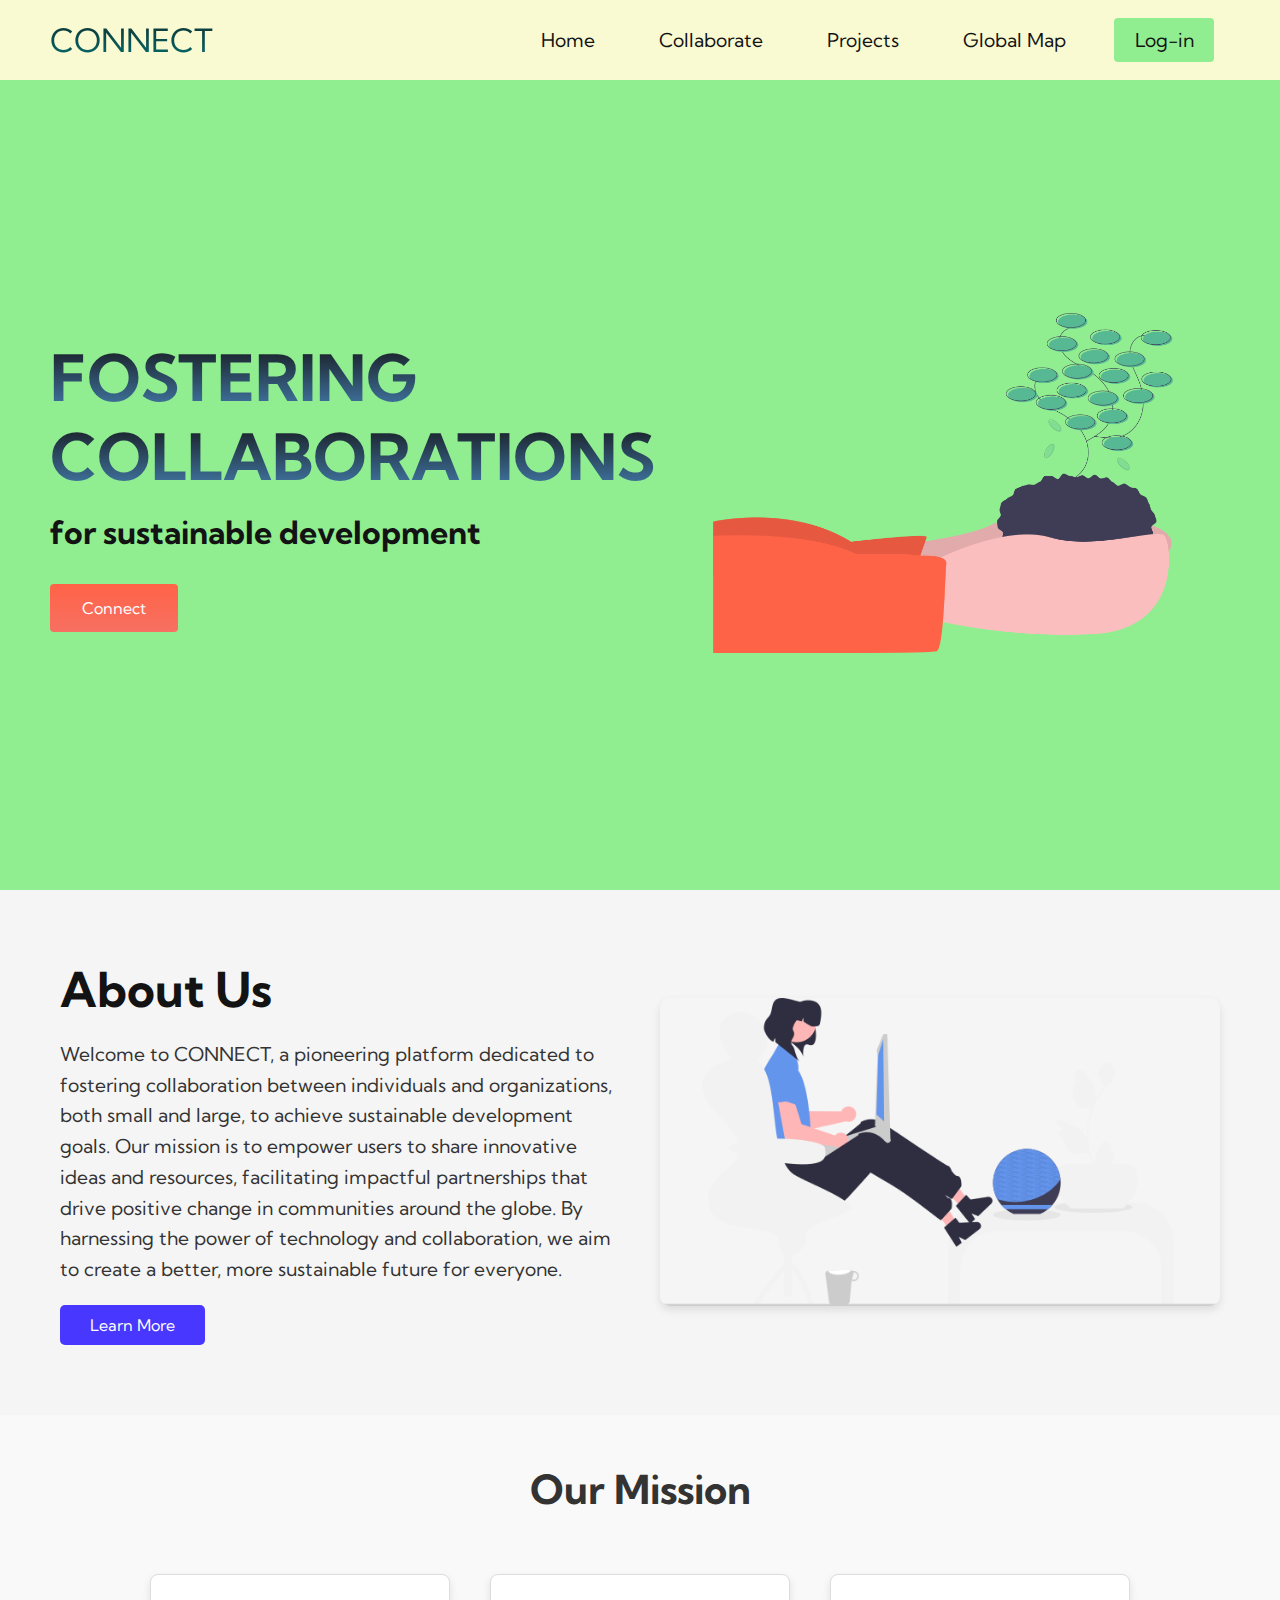
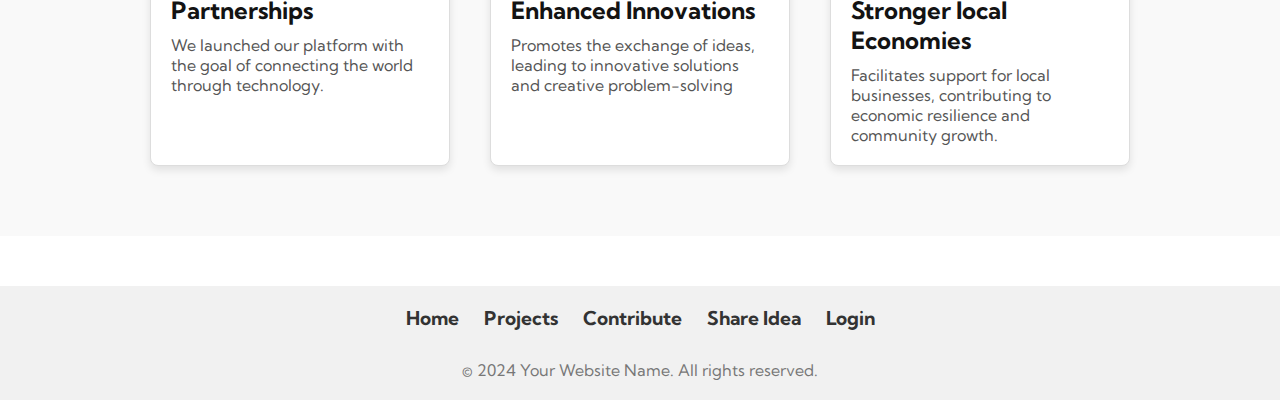
<file: index.html>
<!DOCTYPE html>
<html lang="en">
<head>
    <meta charset="UTF-8">
    <meta name="viewport" content="width=device-width, initial-scale=1.0">
    <title>Connect Website</title>
    <link rel="stylesheet" href="styles.css">
    <link rel="preconnect" href="https://fonts.googleapis.com">
<link rel="preconnect" href="https://fonts.gstatic.com" crossorigin>
<link href="https://fonts.googleapis.com/css2?family=Kumbh+Sans:wght@100..900&display=swap" rel="stylesheet"
/>
</head>
<body>
    <!--Navbar section-->
   <nav class="navbar">
    <div class="navbar__container">
        <a href="/" id="navbar__logo">CONNECT</a>
        <div class="navbar__toggle" id="mobile-menu">
            <span class="bar"></span>
            <span class="bar"></span>
            <span class="bar"></span>
        </div>
        <ul class="navbar__menu">
            <li class="navbar__item">
                <a href="./index.html" class="navbar__links">
                    Home
                </a>
            </li>
            <li class="navbar__item">
                <a href="./Collaborate.html" class="navbar__links">
                    Collaborate
                </a>
            </li>
            <li class="navbar__item">
                <a href="./Projects.html" class="navbar__links">
                    Projects
                </a>
            </li>
            <li class="navbar__item">
                <a href="./GlobalMap.html" class="navbar__links">
                    Global Map
                </a>
            </li>
            <li class="navbar__btn">
                <a href="./Login.html" class="button">
                    Log-in
                </a>
            </li>
        </ul>
        
    </div>
   </nav>
   <!--Hero section-->
   <div class="main">
    <div class="main__container">
        <div class="main__content">
            <h1>FOSTERING</h1>
            <h2>COLLABORATIONS</h2>
            <p>for sustainable development</p>
            <button class="main__btn">
                <a href="./Collaborate.html">Connect</a>
            </button>
        </div>
        <div class="main__img--container">
            <img src="./pic7.png" alt="pic" id="main__img">
        </div>
    </div>
   </div>

   <!-- About Us Section -->
<div class="about-us">
    <div class="about-us__container">
        <div class="about-us__content">
            <h1>About Us</h1>
            <p class="about-us__text">
                Welcome to CONNECT, a pioneering platform dedicated to fostering collaboration
                between individuals and organizations, both small and large, to achieve 
                sustainable development goals. Our mission is to empower users to share
                innovative ideas and resources, facilitating impactful partnerships that
                drive positive change in communities around the globe. By harnessing the
                power of technology and collaboration, we aim to create a better, more sustainable 
                future for everyone.
            </p>
            <a href="#" class="about-us__btn">Learn More</a>
        </div>
        <div class="about-us__img-container">
            <img src="./pic6.png" alt="About Us Image" class="about-us__img">
        </div>
    </div>
</div>


   <!-- Milestones Section -->
<div class="milestones">
    <h1 class="milestones__title">Our Mission</h1>
    <div class="milestones__container">
        <!-- Milestone 1 -->
        <div class="milestone__card">
            <h2>Partnerships</h2>
            <p>We launched our platform with the goal of connecting the world through technology.</p>
        </div>
        <!-- Milestone 2 -->
        <div class="milestone__card">
            <h2>Enhanced Innovations</h2>
            <p>Promotes the exchange of ideas, leading to innovative
               solutions and creative problem-solving</p>
        </div>
        <!-- Milestone 3 -->
        <div class="milestone__card">
            <h2>Stronger local Economies</h2>
            <p>Facilitates support for local businesses, contributing
               to economic resilience and community growth.
            </p>
        </div>
        <!-- Add more milestones here -->
    </div>
</div>

<!--footer-->
<footer class="footer">
    <div class="footer-container">
        <!-- Navigation links -->
        <div class="footer-nav">
            <ul class="footer-menu">
                <li><a href="./index.html">Home</a></li>
                <!-- <li><a href="about.html">About Us</a></li> -->
                <li><a href="./Projects.html">Projects</a></li>
                <!-- <li><a href="milestones.html">Milestones</a></li> -->
                <!-- <li><a href="contact.html">Contact Us</a></li> -->
                <li><a href="./fund.html">Contribute</a></li> <!-- New Link -->
                <li><a href="./idea.html">Share Idea</a></li> <!-- New Link -->
                <li><a href="login.html">Login</a></li>
            </ul>
        </div>

        <!-- Copyright Information -->
        <div class="footer-copyright">
            <p>&copy; 2024 Your Website Name. All rights reserved.</p>
        </div>
    </div>
</footer>

   <script src="app.js"></script>   
</body>
</html>
</file>
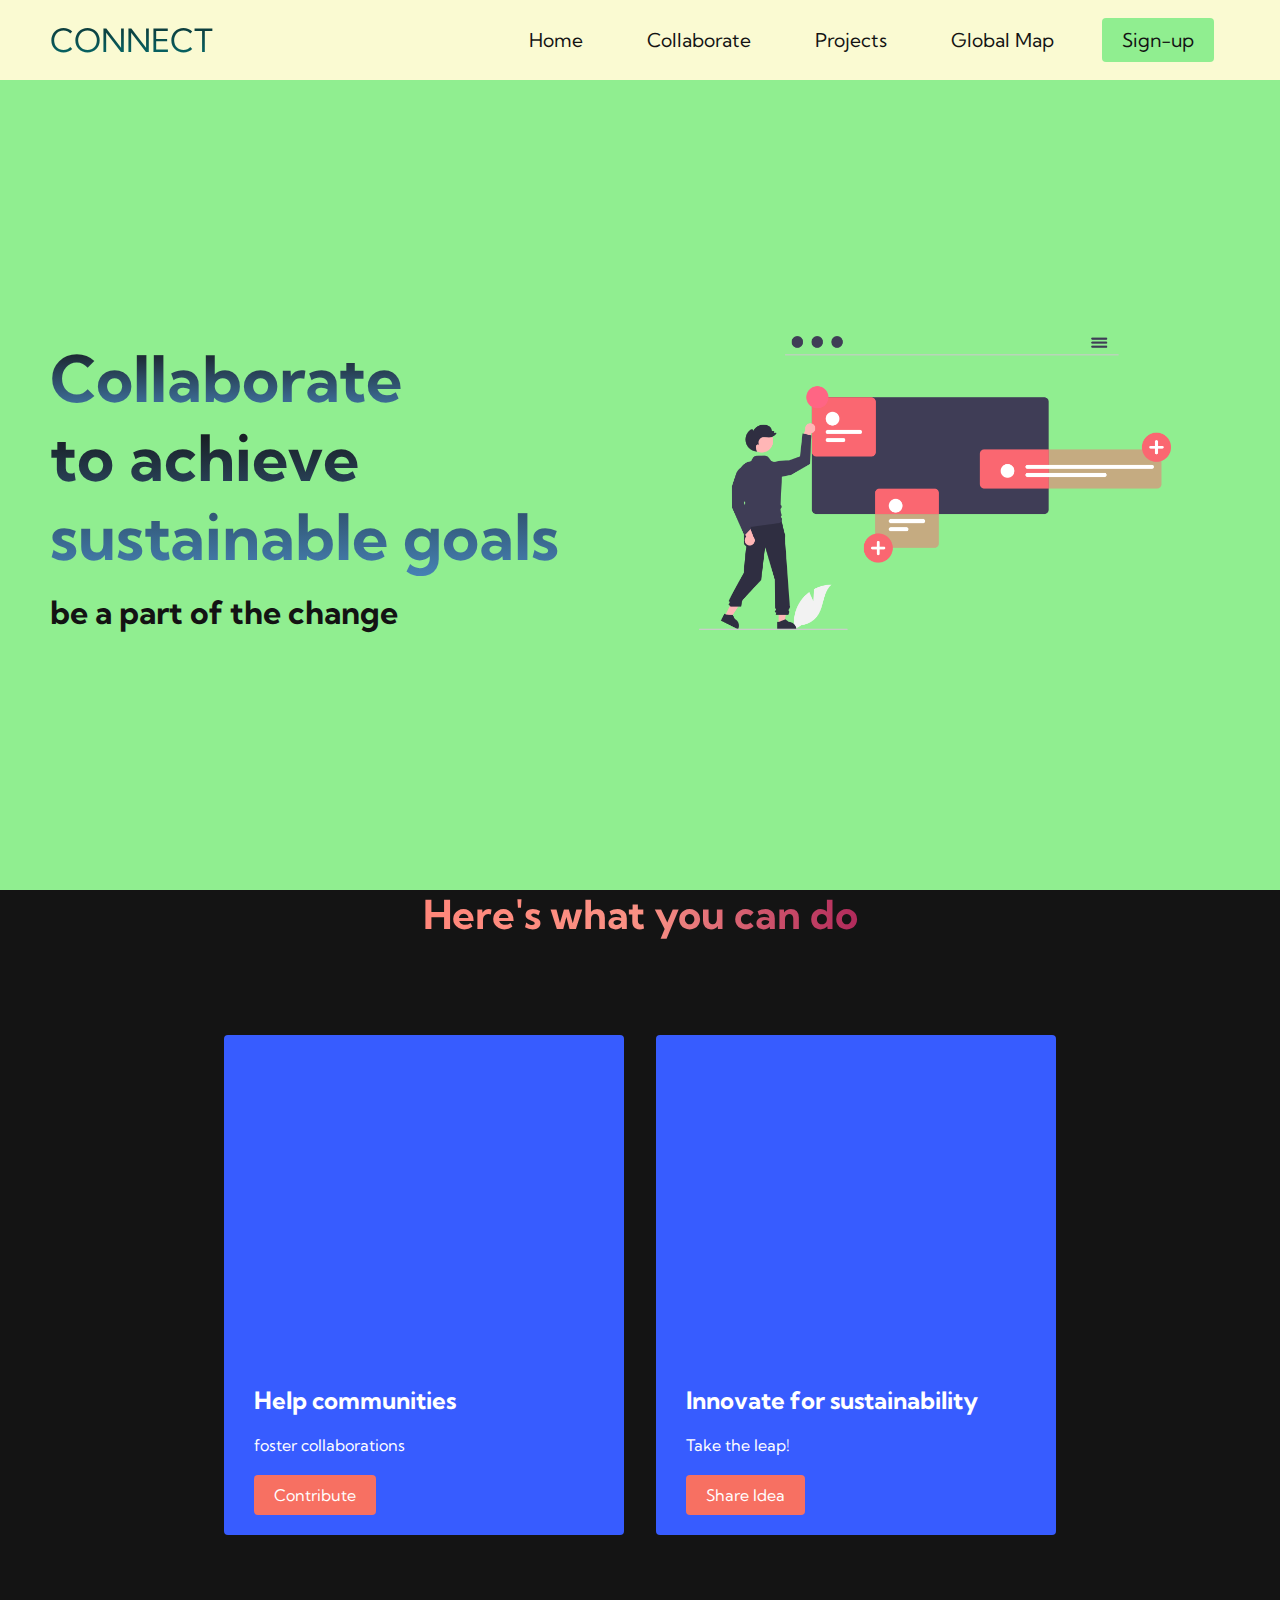
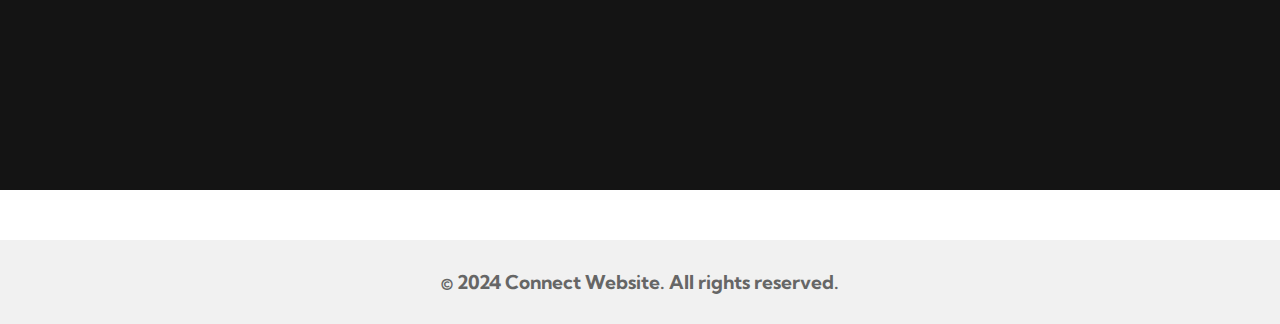
<file: Collaborate.html>
<!DOCTYPE html>
<html lang="en">
<head>
    <meta charset="UTF-8">
    <meta name="viewport" content="width=device-width, initial-scale=1.0">
    <title>Collaborate - Connect Website</title>
    <link rel="stylesheet" href="styles.css">
    <link rel="preconnect" href="https://fonts.googleapis.com">
    <link rel="preconnect" href="https://fonts.gstatic.com" crossorigin>
    <link href="https://fonts.googleapis.com/css2?family=Kumbh+Sans:wght@100..900&display=swap" rel="stylesheet" />
</head>
<body>
    <!--Navbar section-->
    <nav class="navbar">
        <div class="navbar__container">
            <a href="/" id="navbar__logo">CONNECT</a>
            <div class="navbar__toggle" id="mobile-menu">
                <span class="bar"></span>
                <span class="bar"></span>
                <span class="bar"></span>
            </div>
            <ul class="navbar__menu">
                <li class="navbar__item">
                    <a href="./index.html" class="navbar__links">Home</a>
                </li>
                <li class="navbar__item">
                    <a href="./Collaborate.html" class="navbar__links">Collaborate</a>
                </li>
                <li class="navbar__item">
                    <a href="./Projects.html" class="navbar__links">Projects</a>
                </li>
                <li class="navbar__item">
                    <a href="./GlobalMap.html" class="navbar__links">Global Map</a>
                </li>
                <li class="navbar__btn">
                    <a href="./signup.html" class="button">Sign-up</a>
                </li>
            </ul>
        </div>
    </nav>

    <!--Hero section-->
    <div class="main">
        <div class="main__container">
            <div class="main__content">
                <h1>Collaborate</h1>
                <h2>to achieve sustainable goals</h2>
                <p>be a part of the change</p>
            </div>
            <div class="main__img--container">
                <img src="./pic1.png" alt="pic" id="main__img">
            </div>
        </div>
    </div>

    <!-- New Partnership Section
    <div class="partnership">
        <div class="partnership__container">
            <h2>Looking for partnerships? Let others know!</h2>
            <button class="partnership__btn">
                <a href="/signup.html">Get Started</a>
            </button>
        </div>
    </div> -->

    <!--Services section-->
    <div class="services">
        <h1>Here's what you can do</h1>
        <div class="services__container">
            <div class="services__card">
                <h2>Help communities</h2>
                <p>foster collaborations</p>
                <a href="./fund.html">
                    <button>Contribute</button>
                </a>
            </div>
            <div class="services__card">
                <h2>Innovate for sustainability</h2>
                <p>Take the leap!</p>
                <a href="./idea.html">
                    <button>Share Idea</button>
                </a>
            </div>
        </div>
    </div>


   <!-- Footer section -->
<footer class="footer">
    <div class="footer__container">
        <p class="footer__copyright">
            © 2024 Connect Website. All rights reserved.
        </p>
    </div>
</footer>

<script src="app.js"></script>   
</body>
</html>

    <script src="app.js"></script>
</body>
</html>
</file>
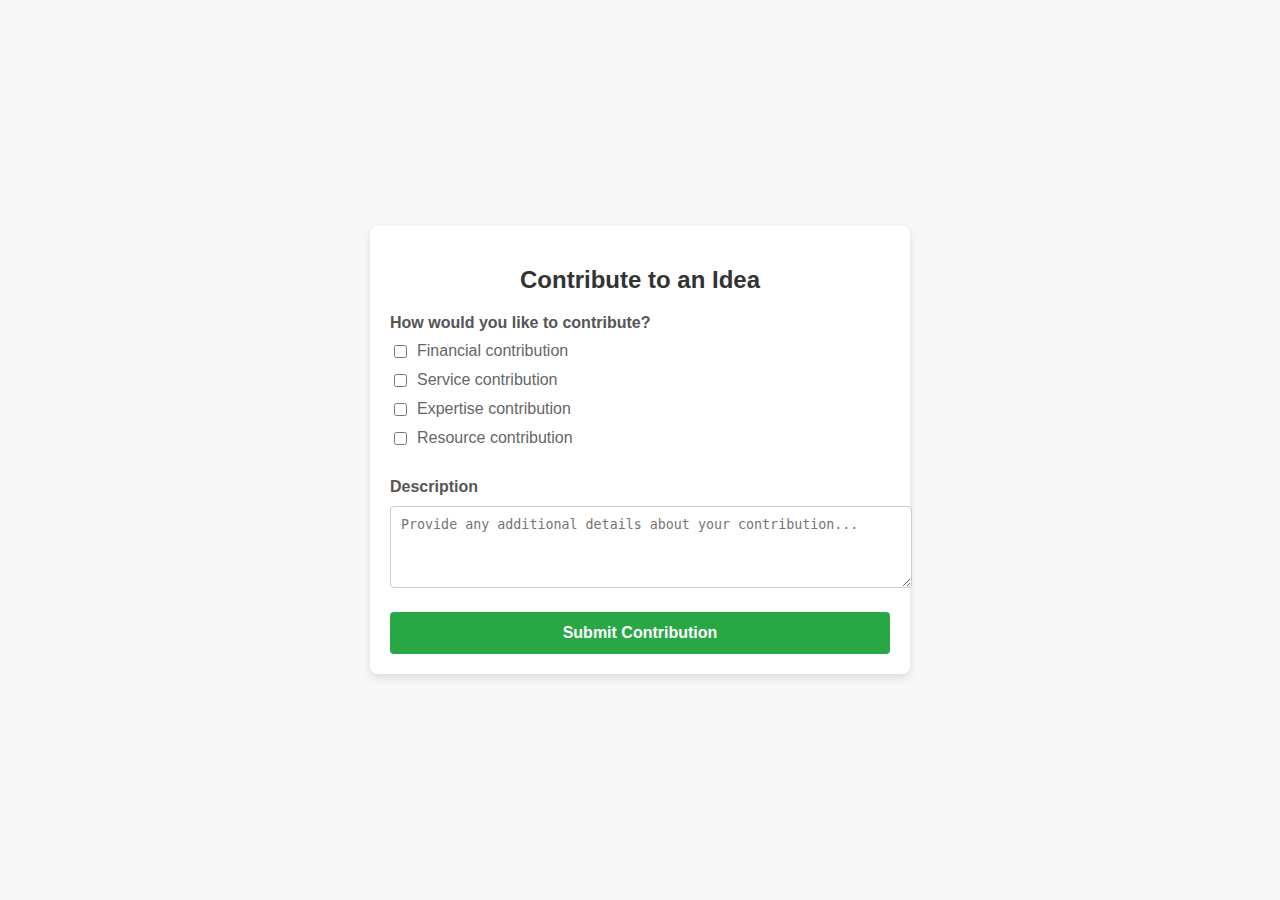
<file: contribute.html>
<!DOCTYPE html>
<html lang="en">
<head>
<meta charset="UTF-8">
<meta name="viewport" content="width=device-width, initial-scale=1.0">
<title>Contribution Form</title>
<style>
    body {
        font-family: Arial, sans-serif;
        display: flex;
        justify-content: center;
        align-items: center;
        min-height: 100vh;
        margin: 0;
        background-color: #f7f7f7;
    }
    .form-container {
        width: 100%;
        max-width: 500px;
        background-color: #ffffff;
        border-radius: 8px;
        box-shadow: 0 4px 8px rgba(0, 0, 0, 0.1);
        padding: 20px;
    }
    .form-container h2 {
        text-align: center;
        color: #333;
    }
    label {
        display: block;
        margin-bottom: 10px;
        font-weight: bold;
        color: #555;
    }
    .checkbox-group {
        display: flex;
        flex-direction: column;
        margin-bottom: 20px;
    }
    .checkbox-item {
        display: flex;
        align-items: center;
        margin-bottom: 10px;
    }
    .checkbox-item input[type="checkbox"] {
        margin-right: 10px;
    }
    .checkbox-item label {
        font-weight: normal;
        color: #666;
        margin: 0;
    }
    .form-container textarea {
        width: 100%;
        padding: 10px;
        border-radius: 4px;
        border: 1px solid #ccc;
        resize: vertical;
        margin-bottom: 20px;
    }
    .submit-button {
        width: 100%;
        padding: 12px;
        border: none;
        border-radius: 4px;
        background-color: #28a745;
        color: #fff;
        font-size: 16px;
        font-weight: bold;
        cursor: pointer;
        transition: background-color 0.3s;
    }
    .submit-button:hover {
        background-color: #218838;
    }
</style>
</head>
<body>

<div class="form-container">
    <h2>Contribute to an Idea</h2>
    <form action="/submit-contribution" method="post">
        <label for="contribution-type">How would you like to contribute?</label>
        <div class="checkbox-group">
            <div class="checkbox-item">
                <input type="checkbox" id="financial" name="contribution_type" value="Financial contribution">
                <label for="financial">Financial contribution</label>
            </div>
            <div class="checkbox-item">
                <input type="checkbox" id="service" name="contribution_type" value="Service contribution">
                <label for="service">Service contribution</label>
            </div>
            <div class="checkbox-item">
                <input type="checkbox" id="expertise" name="contribution_type" value="Expertise contribution">
                <label for="expertise">Expertise contribution</label>
            </div>
            <div class="checkbox-item">
                <input type="checkbox" id="resource" name="contribution_type" value="Resource contribution">
                <label for="resource">Resource contribution</label>
            </div>
        </div>

        <label for="details">Description</label>
        <textarea id="details" name="details" rows="4" placeholder="Provide any additional details about your contribution..."></textarea>

        <input type="submit" class="submit-button" value="Submit Contribution">
    </form>
</div>

</body>
</html>
</file>
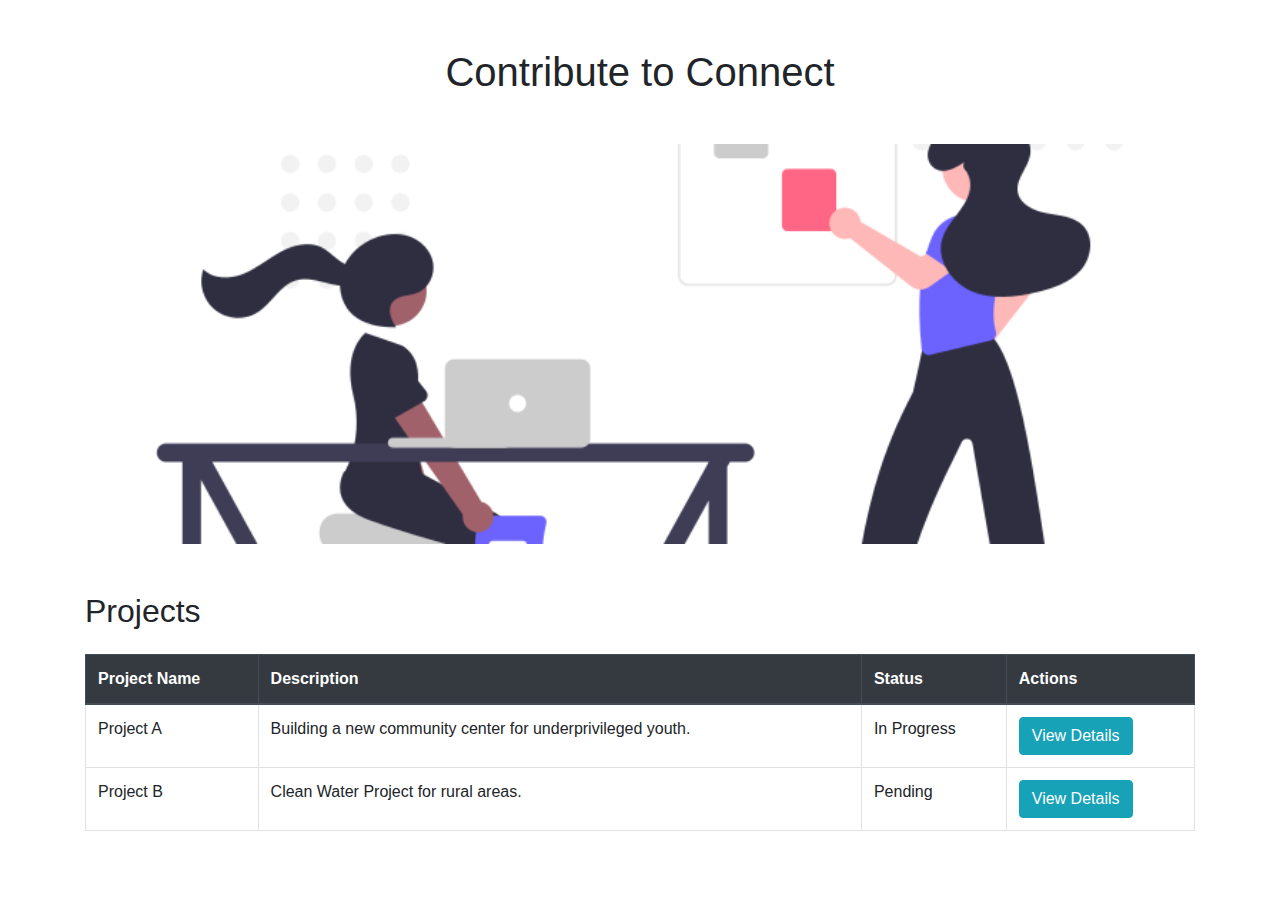
<file: fund.html>
<!DOCTYPE html>
<html lang="en">
<head>
  <meta charset="UTF-8">
  <meta name="viewport" content="width=device-width, initial-scale=1.0">
  <title>Contribute to Connect</title>
  <link rel="stylesheet" href="https://stackpath.bootstrapcdn.com/bootstrap/4.5.2/css/bootstrap.min.css">
  <style>
    /* Full-width image */
    .full-width-img {
      width: 100%;
      height: 400px;
      object-fit: cover;
    }
  </style>
</head>
<body>

  <!-- Page title -->
  <div class="container my-5">
    <h1 class="text-center">Contribute to Connect</h1>
  </div>

  <!-- Full-width image -->
  <div class="container-fluid p-0">
    <!-- Replace with your image -->
    <img src="./pic8.png" alt="Funding Banner" class="full-width-img">
  </div>

 <!-- Table of Projects -->
<div class="container my-5">
  <h2 class="mb-4">Projects</h2>
  <table class="table table-bordered">
      <thead class="thead-dark">
          <tr>
              <th>Project Name</th>
              <th>Description</th>
              <!-- <th>Goal Amount</th> -->
              <th>Status</th>
              <th>Actions</th>
          </tr>
      </thead>
      <tbody>
          <!-- Example Project A -->
          <tr>
              <td>Project A</td>
              <td>Building a new community center for underprivileged youth.</td>
              <!-- <td>$50,000</td> -->
              <td>In Progress</td>
              <td>
                  <!-- Button to show more details -->
                  <button class="btn btn-info" type="button" data-toggle="collapse" data-target="#projectDetails" aria-expanded="false" aria-controls="projectDetails">
                      View Details
                  </button>
              </td>
          </tr>
          <!-- Example Project B -->
          <tr>
              <td>Project B</td>
              <td>Clean Water Project for rural areas.</td>
              <!-- <td>$30,000</td> -->
              <td>Pending</td>
              <td>
                  <!-- Button to show more details -->
                  <button class="btn btn-info" type="button" data-toggle="collapse" data-target="#projectDetailsB" aria-expanded="false" aria-controls="projectDetailsB">
                      View Details
                  </button>
              </td>
          </tr>
      </tbody>
  </table>

  <!-- Hidden project details for Project A -->
  <div class="collapse" id="projectDetails">
      <div class="card card-body">
          <h4>Project A Details</h4>
          <p>This project aims to build a new community center for underprivileged youth in the downtown area, offering them a safe space for educational and recreational activities.</p>
          
          <!-- Contribute Now Button (link to contribute.html) -->
          <a href="./contribute.html" class="btn btn-success" role="button">
              Contribute Now
          </a>
      </div>
  </div>

  <!-- Hidden project details for Project B -->
  <div class="collapse" id="projectDetailsB">
      <div class="card card-body">
          <h4>Project B Details</h4>
          <p>This project aims to provide clean water to rural areas by installing filtration systems in several villages.</p>
          
          <!-- Contribute Now Button (link to contribute.html) -->
          <a href="./contribute.html" class="btn btn-success" role="button">
              Contribute Now
          </a>
      </div>
  </div>

</div>

<!-- Bootstrap JS and dependencies -->
<script src="https://code.jquery.com/jquery-3.5.1.slim.min.js"></script>
<script src="https://cdn.jsdelivr.net/npm/@popperjs/core@2.5.3/dist/umd/popper.min.js"></script>
<script src="https://stackpath.bootstrapcdn.com/bootstrap/4.5.2/js/bootstrap.min.js"></script>
</file>
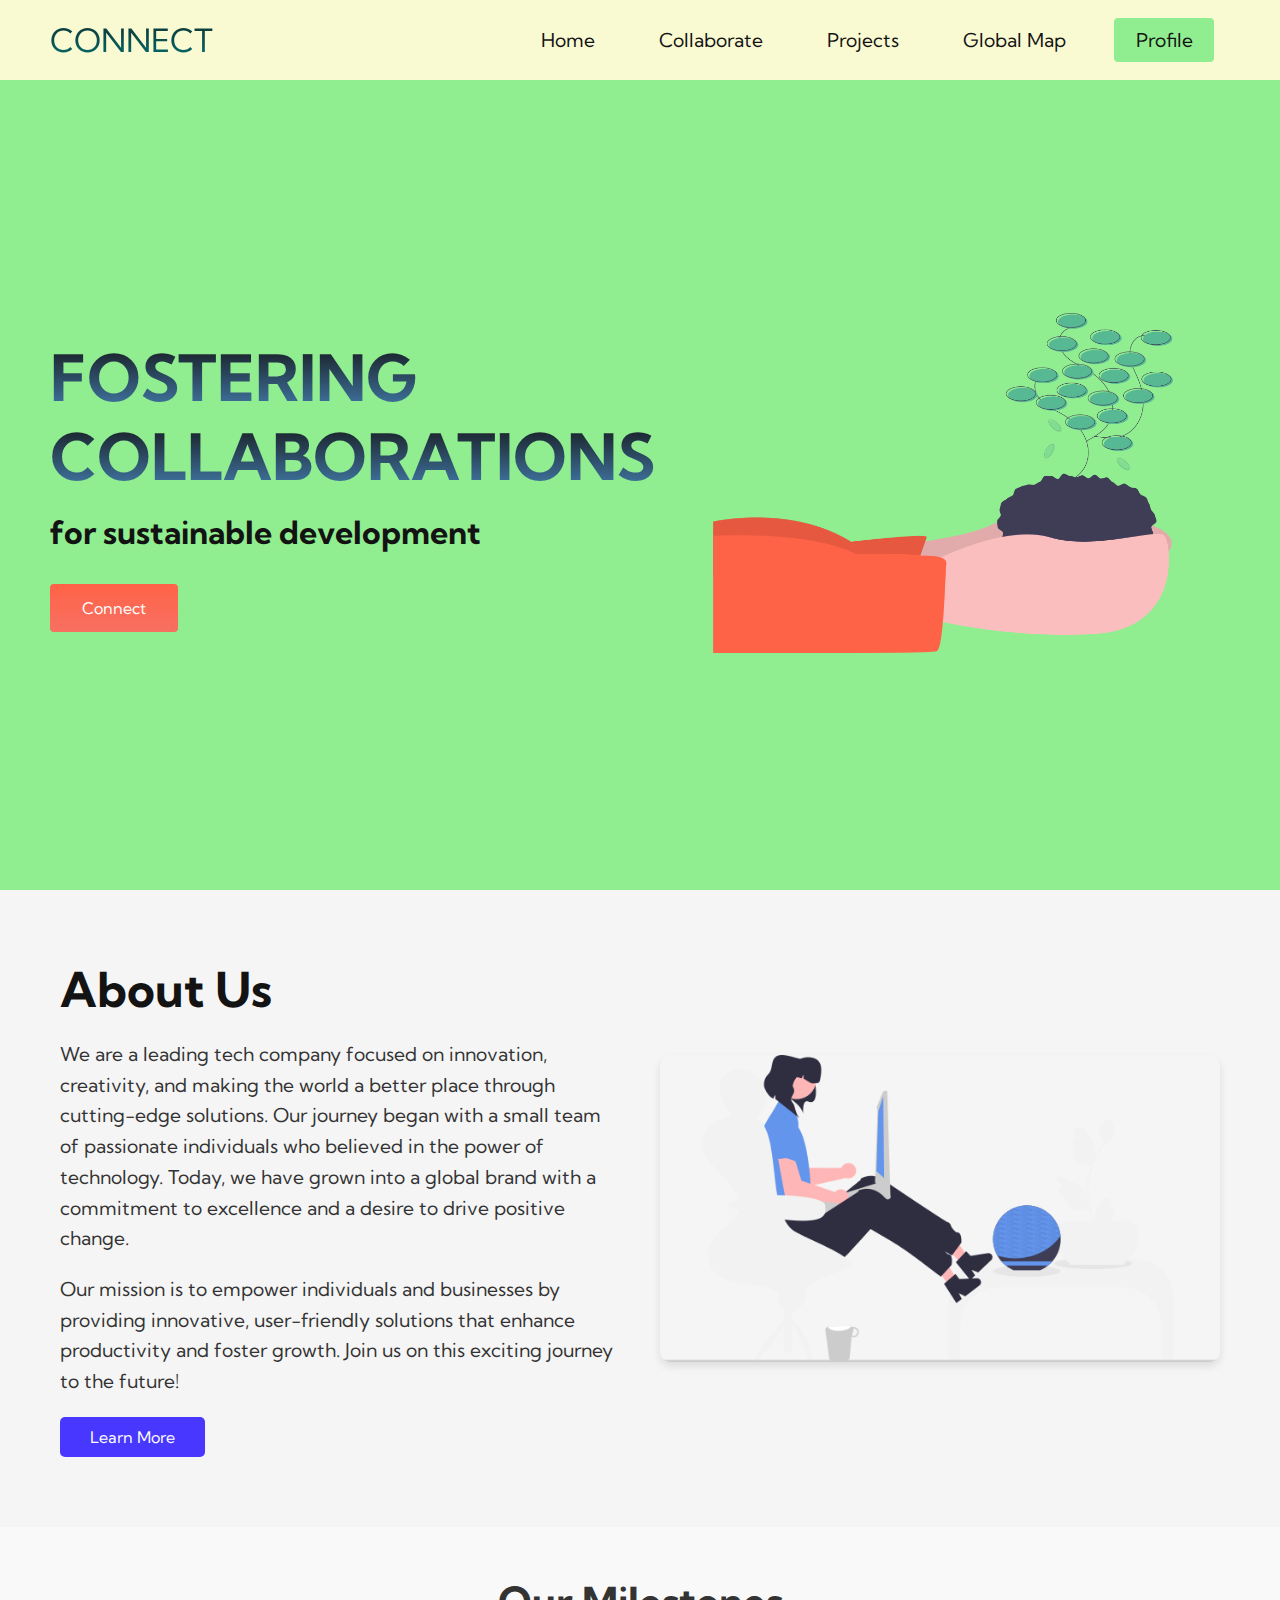
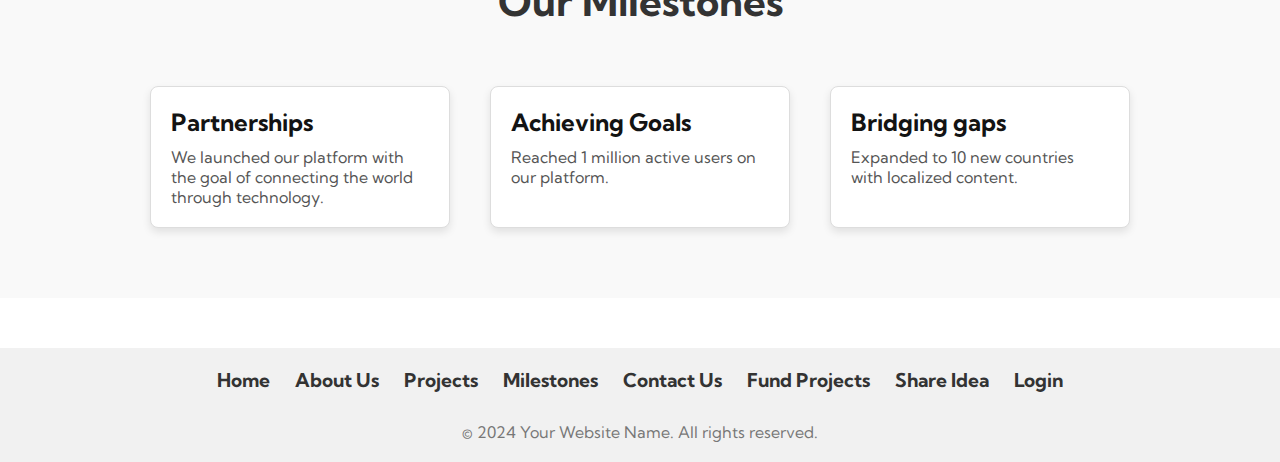
<file: index2.html>
<!DOCTYPE html>
<html lang="en">
<head>
    <meta charset="UTF-8">
    <meta name="viewport" content="width=device-width, initial-scale=1.0">
    <title>Connect Website</title>
    <link rel="stylesheet" href="styles.css">
    <link rel="preconnect" href="https://fonts.googleapis.com">
    <link rel="preconnect" href="https://fonts.gstatic.com" crossorigin>
    <link href="https://fonts.googleapis.com/css2?family=Kumbh+Sans:wght@100..900&display=swap" rel="stylesheet"/>
</head>
<body>
    <!-- Navbar section -->
    <nav class="navbar">
        <div class="navbar__container">
            <a href="/" id="navbar__logo">CONNECT</a>
            <div class="navbar__toggle" id="mobile-menu">
                <span class="bar"></span>
                <span class="bar"></span>
                <span class="bar"></span>
            </div>
            <ul class="navbar__menu">
                <li class="navbar__item">
                    <a href="./index2.html" class="navbar__links">
                        Home
                    </a>
                </li>
                <li class="navbar__item">
                    <a href="./Collaborate.html" class="navbar__links">
                        Collaborate
                    </a>
                </li>
                <li class="navbar__item">
                    <a href="./profile.html" class="navbar__links">
                        Projects
                    </a>
                </li>
                <li class="navbar__item">
                    <a href="./GlobalMap.html" class="navbar__links">
                        Global Map
                    </a>
                </li>
                <li class="navbar__btn">
                    <a href="./profile.html" class="button">
                        Profile
                    </a>
                </li>
            </ul>
        </div>
    </nav>

    <!-- Hero section -->
    <div class="main">
        <div class="main__container">
            <div class="main__content">
                <h1>FOSTERING</h1>
                <h2>COLLABORATIONS</h2>
                <p>for sustainable development</p>
                <button class="main__btn">
                    <a href="./Collaborate.html">Connect</a>
                </button>
            </div>
            <div class="main__img--container">
                <img src="./pic7.png" alt="pic" id="main__img">
            </div>
        </div>
    </div>

    <!-- About Us Section -->
    <div class="about-us">
        <div class="about-us__container">
            <div class="about-us__content">
                <h1>About Us</h1>
                <p>
                    We are a leading tech company focused on innovation, creativity, and making the world a better place 
                    through cutting-edge solutions. Our journey began with a small team of passionate individuals who believed 
                    in the power of technology. Today, we have grown into a global brand with a commitment to excellence and a 
                    desire to drive positive change.
                </p>
                <p>
                    Our mission is to empower individuals and businesses by providing innovative, user-friendly solutions that 
                    enhance productivity and foster growth. Join us on this exciting journey to the future!
                </p>
                <a href="#" class="about-us__btn">Learn More</a>
            </div>
            <div class="about-us__img-container">
                <img src="./pic6.png" alt="About Us Image" class="about-us__img">
            </div>
        </div>
    </div>

    <!-- Milestones Section -->
    <div class="milestones">
        <h1 class="milestones__title">Our Milestones</h1>
        <div class="milestones__container">
            <!-- Milestone 1 -->
            <div class="milestone__card">
                <h2>Partnerships</h2>
                <p>We launched our platform with the goal of connecting the world through technology.</p>
            </div>
            <!-- Milestone 2 -->
            <div class="milestone__card">
                <h2>Achieving Goals</h2>
                <p>Reached 1 million active users on our platform.</p>
            </div>
            <!-- Milestone 3 -->
            <div class="milestone__card">
                <h2>Bridging gaps</h2>
                <p>Expanded to 10 new countries with localized content.</p>
            </div>
            <!-- Add more milestones here -->
        </div>
    </div>

    <!-- Footer -->
    <footer class="footer">
        <div class="footer-container">
            <!-- Navigation links -->
            <div class="footer-nav">
                <ul class="footer-menu">
                    <li><a href="index.html">Home</a></li>
                    <li><a href="about.html">About Us</a></li>
                    <li><a href="projects.html">Projects</a></li>
                    <li><a href="milestones.html">Milestones</a></li>
                    <li><a href="contact.html">Contact Us</a></li>
                    <li><a href="fund-projects.html">Fund Projects</a></li> <!-- New Link -->
                    <li><a href="share-idea.html">Share Idea</a></li> <!-- New Link -->
                    <li><a href="login.html">Login</a></li>
                </ul>
            </div>

            <!-- Copyright Information -->
            <div class="footer-copyright">
                <p>&copy; 2024 Your Website Name. All rights reserved.</p>
            </div>
        </div>
    </footer>

    <script src="app.js"></script>   
</body>
</html>
</file>
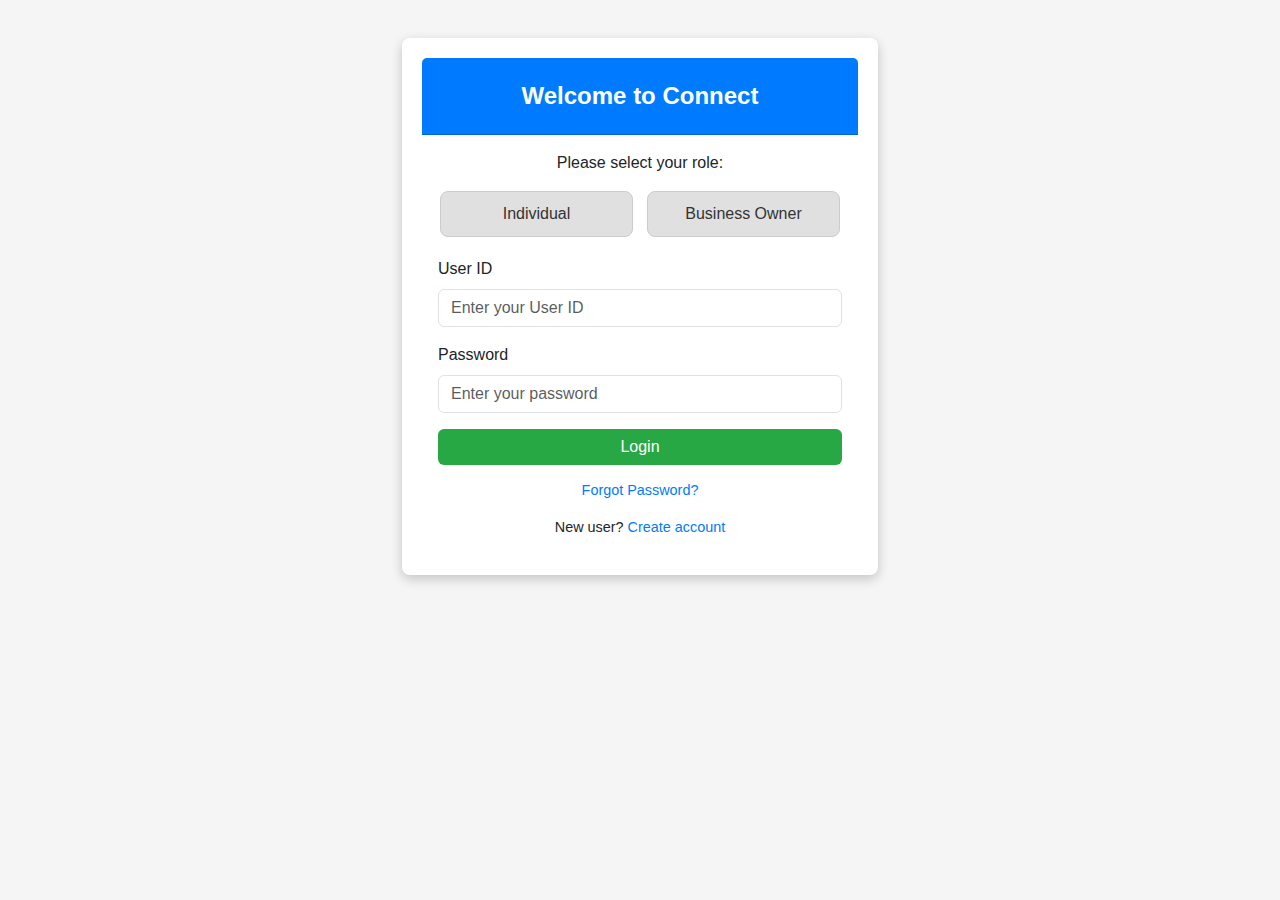
<file: Login.html>
<!DOCTYPE html>
<html lang="en">
<head>
    <meta charset="UTF-8">
    <meta name="viewport" content="width=device-width, initial-scale=1.0">
    <title>Collaborative Login - SDG 17</title>
    <link href="https://cdnjs.cloudflare.com/ajax/libs/bootstrap/5.1.3/css/bootstrap.min.css" rel="stylesheet">
    <style>
        body {
            background-color: #f5f5f5;
            font-family: Arial, sans-serif;
        }
        .container {
            max-width: 500px; /* Increased size of the login page */
            margin-top: 3%; /* Adjusted margin */
        }
        .card {
            border: none;
            border-radius: 8px;
            box-shadow: 0 4px 12px rgba(0, 0, 0, 0.2);
            padding: 20px; /* Added padding for a larger feel */
        }
        .card-header {
            background-color: #007bff;
            color: #fff;
            font-size: 1.5rem;
            font-weight: bold;
            text-align: center;
            padding: 20px;
            border-top-left-radius: 8px;
            border-top-right-radius: 8px;
        }
        .role-selection {
            display: flex;
            justify-content: space-around;
            gap: 10px; /* Added gap for better spacing */
            margin-bottom: 20px;
        }
        .role-selection .btn {
            background-color: #e0e0e0;
            color: #333;
            font-size: 1rem;
            padding: 10px 20px;
            width: 48%;
            border: 1px solid #ccc;
            border-radius: 8px;
            transition: background-color 0.3s, transform 0.3s;
        }
        .role-selection .btn:hover {
            background-color: #007bff;
            color: #fff;
            transform: translateY(-2px); /* Slight hover effect */
        }
        .role-selection .btn.selected {
            background-color: #007bff;
            color: #fff;
        }
        .btn-primary {
            background-color: #28a745; /* Changed login button to green */
            border: none;
        }
        .btn-primary:hover {
            background-color: #218838;
        }
        .forgot-password, .create-account {
            text-align: center;
            margin-top: 15px;
            font-size: 0.9rem;
        }
        .forgot-password a, .create-account a {
            color: #007bff;
            text-decoration: none;
        }
        .forgot-password a:hover, .create-account a:hover {
            text-decoration: underline;
        }
    </style>
</head>
<body>

<div class="container">
    <div class="card">
        <div class="card-header">Welcome to Connect</div>
        <div class="card-body">
            <p class="text-center">Please select your role:</p>

            <div class="d-flex justify-content-around role-selection">
                <button class="btn" onclick="selectRole('individual')">Individual</button>
                <button class="btn" onclick="selectRole('business')">Business Owner</button>
            </div>

            <form id="loginForm" action="#" method="post" onsubmit="submitForm(event)">
                <input type="hidden" id="role" name="role">
                
                <div class="mb-3 mt-3">
                    <label for="user-id" class="form-label">User ID</label>
                    <input type="text" class="form-control" id="user-id" name="user-id" placeholder="Enter your User ID" required>
                </div>
                <div class="mb-3">
                    <label for="password" class="form-label">Password</label>
                    <input type="password" class="form-control" id="password" name="password" placeholder="Enter your password" required>
                </div>
                <button type="submit" class="btn btn-primary w-100">Login</button>
            </form>

            <div class="forgot-password">
                <a href="#" onclick="showForgotPassword()">Forgot Password?</a>
            </div>
            <div class="create-account">
                New user? <a href="./signup.html">Create account</a>
            </div>
        </div>
    </div>
</div>

<script>
    let selectedRole = "";

    function selectRole(role) {
        selectedRole = role;
        document.getElementById("role").value = role;

        const buttons = document.querySelectorAll('.role-selection .btn');
        buttons.forEach(btn => btn.classList.remove('selected'));

        document.querySelector(`[onclick="selectRole('${role}')"]`).classList.add('selected');
    }

    function showForgotPassword() {
        const userId = prompt("Please enter your User ID:");
        if (userId) {
            alert("A reset link has been sent to " + userId);
        }
    }

    function submitForm(event) {
        event.preventDefault();

        if (!selectedRole) {
            alert("Please select a role to continue.");
            return;
        }

        const userId = document.getElementById("user-id").value;
        const password = document.getElementById("password").value;

        if (userId && password) {
            const roleLinkMap = {
                "individual": "profile.html",
                "business": "profile.html"
            };

            const redirectTo = roleLinkMap[selectedRole];
            window.location.href = redirectTo;
        }
    }
</script>

<script src="https://cdnjs.cloudflare.com/ajax/libs/bootstrap/5.1.3/js/bootstrap.bundle.min.js"></script>
</body>
</html>
</file>
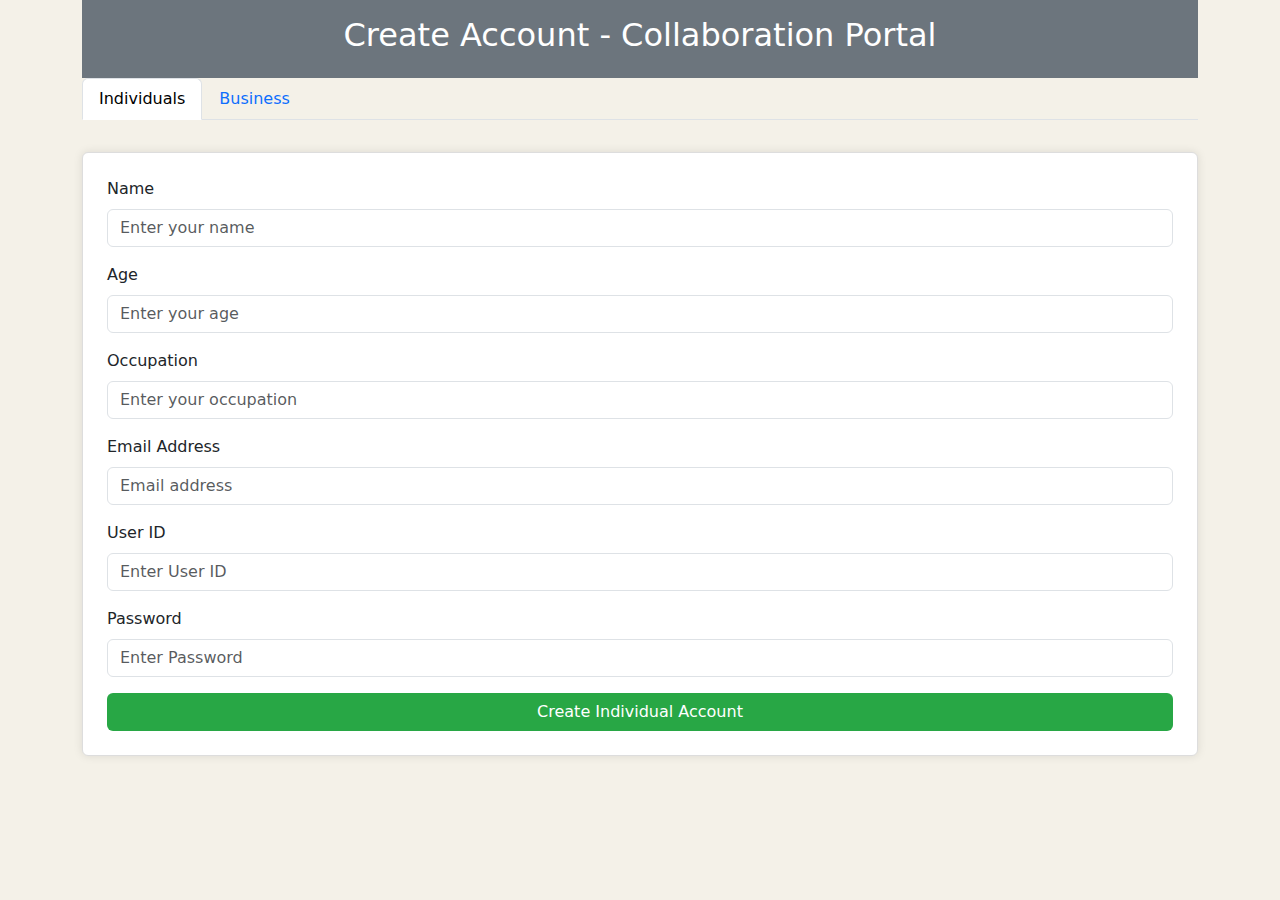
<file: signup.html>
<!DOCTYPE html>
<html lang="en">
<head>
    <meta charset="UTF-8">
    <meta name="viewport" content="width=device-width, initial-scale=1.0">
    <title>Create Account - Collaboration Portal</title>
    <link href="https://cdn.jsdelivr.net/npm/bootstrap@5.3.0-alpha1/dist/css/bootstrap.min.css" rel="stylesheet">
    <style>
        body {
            background-color: #f4f1e8;
        }
        .header {
            background-color: #6c757d;
            color: white;
            text-align: center;
            padding: 1rem;
        }
        .btn-custom {
            background-color: #28a745;
            color: white;
        }
        .tab-pane {
            margin-top: 2rem;
        }
        .card {
            background-color: #fff;
            border: 1px solid #ddd;
            box-shadow: 0 0 10px rgba(0, 0, 0, 0.1);
        }
    </style>
</head>
<body>

<div class="container">
    <div class="header">
        <h2>Create Account - Collaboration Portal</h2>
    </div>

    <!-- Navigation Tabs for Individuals and Business -->
    <ul class="nav nav-tabs" id="accountTabs" role="tablist">
        <li class="nav-item">
            <button class="nav-link active" id="individual-tab" data-bs-toggle="tab" data-bs-target="#individual" type="button" role="tab" aria-controls="individual" aria-selected="true">Individuals</button>
        </li>
        <li class="nav-item">
            <button class="nav-link" id="business-tab" data-bs-toggle="tab" data-bs-target="#business" type="button" role="tab" aria-controls="business" aria-selected="false">Business</button>
        </li>
    </ul>

    <div class="tab-content">
        <!-- Individuals Form -->
        <div class="tab-pane fade show active" id="individual" role="tabpanel" aria-labelledby="individual-tab">
            <div class="card p-4">
                <form action="login.html">
                    <div class="mb-3">
                        <label for="name" class="form-label">Name</label>
                        <input type="text" class="form-control" id="name" placeholder="Enter your name">
                    </div>
                    <div class="mb-3">
                        <label for="age" class="form-label">Age</label>
                        <input type="number" class="form-control" id="age" placeholder="Enter your age">
                    </div>
                    <div class="mb-3">
                        <label for="occupation" class="form-label">Occupation</label>
                        <input type="text" class="form-control" id="occupation" placeholder="Enter your occupation">
                    </div>
                    <div class="mb-3">
                        <label for="email" class="form-label">Email Address</label>
                        <input type="email" class="form-control" id="email" placeholder="Email address">
                    </div>
                    <div class="mb-3">
                        <label for="userid" class="form-label">User ID</label>
                        <input type="text" class="form-control" id="userid" placeholder="Enter User ID">
                    </div>
                    <div class="mb-3">
                        <label for="password" class="form-label">Password</label>
                        <input type="password" class="form-control" id="password" placeholder="Enter Password" minlength="8" required
                               title="Password must be at least 8 characters long, include an uppercase letter, a lowercase letter, and a number.">
                    </div>
                    <button type="submit" class="btn btn-custom w-100">Create Individual Account</button>
                </form>
            </div>
        </div>

        <!-- Business Form -->
        <div class="tab-pane fade" id="business" role="tabpanel" aria-labelledby="business-tab">
            <div class="card p-4">
                <form action="login.html">
                    <div class="mb-3">
                        <label for="companyname" class="form-label">Name of Organisation</label>
                        <input type="text" class="form-control" id="companyname" placeholder="Enter Organisation Name">
                    </div>
                    <div class="mb-3">
                        <label for="sector" class="form-label">Sector</label>
                        <input type="text" class="form-control" id="sector" placeholder="Enter Sector">
                    </div>
                    <div class="mb-3">
                        <label for="location" class="form-label">Location</label>
                        <input type="text" class="form-control" id="location" placeholder="Enter Location">
                    </div>
                    <div class="mb-3">
                        <label for="contact" class="form-label">Contact Info</label>
                        <input type="text" class="form-control" id="contact" placeholder="Enter Contact Information">
                    </div>
                    <div class="mb-3">
                        <label for="email" class="form-label">Email Address</label>
                        <input type="email" class="form-control" id="email" placeholder="Email address">
                    </div>
                    <div class="mb-3">
                        <label for="userid" class="form-label">User ID</label>
                        <input type="text" class="form-control" id="userid" placeholder="Enter User ID">
                    </div>
                    <div class="mb-3">
                        <label for="password" class="form-label">Password</label>
                        <input type="password" class="form-control" id="password" placeholder="Enter Password" minlength="8" required
                               title="Password must be at least 8 characters long, include an uppercase letter, a lowercase letter, and a number.">
                    </div>
                    <button type="submit" class="btn btn-custom w-100">Create Business Account</button>
                </form>
            </div>
        </div>
    </div>
</div>

<script src="https://cdn.jsdelivr.net/npm/bootstrap@5.3.0-alpha1/dist/js/bootstrap.bundle.min.js"></script>
</body>
</html>
</file>
<file: styles.css>
* {
    box-sizing: border-box;
    margin: 0;
    padding: 0;
    font-family: 'kumbh sans',sans-serif
}

.navbar{
    background: #fafad2;
    height: 80px;
    display: flex;
    justify-content: center;
    align-items: center;
    font-size: 1.2rem;
    position: sticky;
    top: 0;
    z-index: 999;
}

.navbar__container{
    display: flex;
    justify-content: space-between;
    height: 80px;
    z-index: 1;
    width: 100%;
    max-width: 1300px;
    margin: 0 auto;
    padding: 0 50px;
}

#navbar__logo{
    background-color: #90ee90;
    background-image: linear-gradient(to top, #008b8b 0%, #131313 100%);
    background-size: 100%;
    -webkit-background-clip: text;
    -moz-background-clip: text;
    -webkit-text-fill-color: transparent;
    -moz-text-fill-color: transparent;
    display: flex;
    align-items:center;
    cursor: pointer;
    text-decoration: none;
    font-size: 2rem;
}

.fa-gem{
    margin-right: 0.5rem;
}

.navbar__menu{
    display: flex;
    align-items:center;
    list-style: none;
    text-align:center;
}

.navbar_item{
    height: 80px;
}

.navbar__links {
    color: #131313;
    display: flex;
    align-items: center;
    justify-content: center;
    text-decoration: none;
    padding: 0 2rem; /* Increased padding */
    height: 100%;
    white-space: nowrap; /* Ensures text stays on one line */
    font-size: 1.2rem; /* Optional: adjust size as needed */
}


.navbar__btn{
    display: flex;
    justify-content: center;
    align-items: center;
    padding: 0 1rem;
    width: 100%;
    height: 80px;
}
/*sign-up button*/
.button{
    display: flex;
    justify-content: center;
    align-items: center;
    text-decoration: none;
    padding:10px 20px;
    height: auto;
    width: auto;
    border: none;
    outline:none;
    border-radius: 4px;
    background: #90ee90;
    color: #131313;
    min-width: 100px;
}

.button:hover{
    background: #87cefa;
    transition: all 0.3s ease;
}

.navbar__links:hover{
    color: #32cd32;
    transition: all 0.3s ease;
}

@media screen and (max-width: 960px){
    .navbar__container{
        display: flex;
        justify-content: space-between;
        height: 80px;
        z-index:1;
        width: 100%;
        max-width: 1300px;
        padding: 0;  
    }

    
    .navbar__menu{
        display: grid;
        grid-template-columns: auto;
        margin:0;
        width: 100%;
        position: absolute;
        top: -1000px;
        opacity:0;
        transition: all 0.5s ease;
        height: 50vh;
        z-index:-1;
        background: #131313;
    }

    /*the drop down menu that appears upon clicking toggle menu*/
    .navbar__menu.active {
        background: #fff;
        top: 100%;
        opacity: 1;
        transition: all 0.5s ease;
        z-index: 99;
        height: 100vh; /* Set the height to cover the entire viewport */
        width: 100vw;  /* Ensure the menu takes full width */
        font-size: 1.6rem;
        display: flex;
        flex-direction: column; /* Stack items vertically */
        justify-content: center; /* Center the menu items vertically */
        align-items: center; /* Center the menu items horizontally */
    }

    #navbar__logo{
        padding-left: 25px;
    }

    .navbar__toggle .bar{
        width:25px;
        height: 3px;
        margin: 5px auto;
        transition: all 0.3s ease-in-out;
        background: #131313;
    }

    .navbar__item{
        width: 100%;
    }

    .navbar__links {
        text-align: center;
        padding: 1.6rem;
        width: 100%;
        display: block; /* Ensure links fill the width */
        font-size: inherit;
    }

    #mobile-menu {
    position: absolute;
    top: 10%;
    right: 5%;
    transform: translate(5%, 20%);
    z-index: 100;
}

.navbar__btn {
    padding-bottom: 1.6rem;
    width: 100%; /* Make the button take the full width */
    display: flex;
    justify-content: center;
}

.button {
    width: 80%;
    height: 50px; /* Adjust the height of the button */
    display: flex;
    justify-content: center;
    align-items: center;
    margin: 0 auto;
    font-size: 1.6rem;
}
    .navbar__toggle .bar{
        display: block;
        cursor: pointer;
    }

    #mobile-menu.is-active .bar:nth-child(2){
        opacity: 0;
    }

    #mobile-menu.is-active .bar:nth-child(1){
        transform: translateY(8px) rotate(45deg);
    }

    #mobile-menu.is-active .bar:nth-child(3){
        transform: translateY(-8px) rotate(-45deg);
    }

}

/*Hero section CSS*/
.main{
    background-color: #90ee90;
}

.main__container{
    display:grid;
    grid-template-columns: 1fr 1fr;
    align-items: center;
    justify-self: center;
    margin: 0 auto;
    height: 90vh;
    background-color: #90ee90;
    z-index:1;
    width:100%;
    max-width:1300px;
    padding:0 50px;
}

.main__content h1{
    font-size: 4rem;
    background-color: #ff8177;
    background-image: linear-gradient(to top, #4682b4 0%, #131313 100%);
    background-size: 100%;
    -webkit-background-clip: text;
    -moz-background-clip: text;
    -webkit-text-fill-color: transparent;
    -moz-text-fill-color: transparent;
}

.main__content h2{
    font-size: 4rem;
    background-color: #ff8177;
    background-image: linear-gradient(to top, #4682b4 0%, #131313 100%);
    background-size: 100%;
    -webkit-background-clip: text;
    -moz-background-clip: text;
    -webkit-text-fill-color: transparent;
    -moz-text-fill-color: transparent;
}

.main__content p {
    margin-top:1rem;
    font-size: 2rem;
    font-weight: 700;
    color: #131313;
}


.main__btn{
    font-size: 1rem;
    background-image:linear-gradient(to top, #f77062 0%, #ff6347 100%);
    padding: 14px 32px;
    border:none;
    border-radius: 4px;
    color: #fff;
    margin-top: 2rem;
    cursor: pointer;
    position: relative;
    transition: all 0.35s;
    outline: none;
}

.main__btn a{
    position: relative;
    z-index: 2;
    color: #fff;
    text-decoration: none;
}

.main__btn:after {
    position: absolute;
    content: '';
    top:0;
    left: 0;
    width: 0;
    height: 100%;
    background: #4837ff;
    transition: all 0.35s;
    border-radius: 4px;
}

.main__btn:hover{
    color: #fff;
}

.main__btn:hover:after{
    width:100%;
}

.main__img--container{
    text-align:center;
}

#main__img{
    height: 80%;
    width: 80%;
}

/*mobile responsive*/
@media screen and (max-width: 768px){
    .main__container {
        display: grid;
        grid-template-columns: auto;
        align-items: center;
        justify-self: center;
        width: 100%;
        margin: 0 auto;
        height: 90vh;
    }

    .main__content {
        text-align: center;
        margin-bottom: 4rem;
    }

    .main__content h1{
        font-size: 2.5rem;
        margin-top: 2rem;
    }

    .main__content h2{
        font-size: 3rem;
    }

    .main__content p{
        margin-top: 1rem;
        font-size: 1.5rem;
    }
}

@media screen and (max-width: 480px){
    .main__content h1{
        font-size: 2rem;
        margin-top: 3rem;
    }

    .main__content h2{
        font-size: 2rem;
    }

    .main__content p {
        margin-top: 2rem;
        font-size: 1.5rem;
    }

    .main__btn{
        padding: 12px 36px;
        margin: 2.5rem 0;
    }
}

/*milestones section css*/
.milestones {
    background-color: #f9f9f9;
    padding: 50px 20px;
    text-align: center;
}

.milestones__title {
    font-size: 2.5rem;
    margin-bottom: 40px;
    color: #333;
}

.milestones__container {
    display: flex;
    justify-content: center;
    flex-wrap: wrap;
}

.milestone__card {
    background-color: #fff;
    border: 1px solid #ddd;
    border-radius: 8px;
    box-shadow: 0 4px 8px rgba(0, 0, 0, 0.1);
    padding: 20px;
    margin: 20px;
    width: 300px;
    text-align: left;
}

.milestone__card h2 {
    font-size: 1.5rem;
    color: #131313;
    margin-bottom: 10px;
}

.milestone__card p {
    font-size: 1rem;
    color: #555;
}

/* Media Query for Mobile */
@media (max-width: 768px) {
    .milestones__container {
        flex-direction: column;
        align-items: center;
    }

    .milestone__card {
        width: 80%;
        margin: 10px 0;
    }
}


/*services section css*/
.services{
    background-color: #141414;
    display:flex;
    flex-direction: column;
    align-items: center;
    height: 100vh;
}

.services h1{
    background-color: #ff8177;
    background-image: linear-gradient(to right,
     #ff8177 0%,
     #ff867a 0%,
     #ff8c7f 21%, 
     #f99185 52%, 
     #cf556c 78%,
     #b12a5b 100% 
     );
     background-size: 100%;
     margin-bottom: 5rem;
     font-size: 2.5rem;
     -webkit-background-clip: text;
    -moz-background-clip: text;
    -webkit-text-fill-color: transparent;
    -moz-text-fill-color: transparent;
}

.services__container{
    display: flex;
    justify-content: center;
    flex-wrap: wrap;
}

.services__card {
    margin: 1rem;
    height: 500px;
    width: 400px;
    border-radius: 4px;
    background-color: #375cff; 
    background-size: cover;
    position: relative;
    color: #fff;
}


.services__card:nth-child(2) {
    background-color: #375cff;
}

.services h2{
    position:absolute;
    top: 350px;
    left: 30px;
}

.services__card p{
    position: absolute;
    top: 400px;
    left: 30px;
}

.services__card button{
    color:#fff;
    padding: 10px 20px;
    border: none;
    outline: none;
    border-radius: 4px;
    background: #f77062;
    position: absolute;
    top: 440px;
    left:30px;
    font-size: 1rem;
    cursor:pointer;
}

.services__card:hover{
    transform: scale(1.075);
    transition: 0.2s ease-in;
    cursor: pointer;
}


/* About Us Section */
.about-us {
    background-color: #f5f5f5;
    padding: 50px 20px;
}

.about-us__container {
    display: flex;
    align-items: center;
    justify-content: space-between;
    max-width: 1200px;
    margin: 0 auto;
    flex-wrap: wrap;
}

.about-us__content {
    flex: 1;
    padding: 20px;
    max-width: 600px;
}

.about-us__content h1 {
    font-size: 3rem;
    color: #131313;
    margin-bottom: 20px;
}

.about-us__content p {
    font-size: 1.2rem;
    color: #333;
    line-height: 1.6;
    margin-bottom: 20px;
}

.about-us__btn {
    display: inline-block;
    padding: 10px 30px;
    background-color: #4837ff;
    color: #fff;
    text-decoration: none;
    border-radius: 5px;
    transition: background-color 0.3s ease;
}

.about-us__btn:hover {
    background-color: #ff0844;
}

/* Image section */
.about-us__img-container {
    flex: 1;
    display: flex;
    justify-content: center;
    padding: 20px;
}

.about-us__img {
    max-width: 100%;
    border-radius: 10px;
    box-shadow: 0 4px 8px rgba(0, 0, 0, 0.1);
}

/* Responsive for Mobile */
@media (max-width: 768px) {
    .about-us__container {
        flex-direction: column;
        text-align: center;
    }

    .about-us__content, .about-us__img-container {
        max-width: 100%;
    }

    .about-us__img {
        max-width: 80%;
    }
}

/* Footer Styling */
.footer {
    background-color: #f0f0f0; /* Light grey background */
    padding: 50px 0; /* Increased padding */
    text-align: center;
    position: relative;
    bottom: 0;
    width: 100%;
}

.footer-container {
    max-width: 1200px;
    margin: 0 auto;
    display: flex;
    flex-direction: column;
    align-items: center;
}

.footer-nav {
    margin-bottom: 30px; /* Increased space between links and copyright */
}

.footer-menu {
    list-style: none;
    padding: 0;
    margin: 0;
    display: flex;
    justify-content: center;
    gap: 25px; /* Increased space between links */
}

.footer-menu li {
    display: inline-block;
}

.footer-menu li a {
    color: #333;
    text-decoration: none;
    font-weight: bold;
    font-size: 1.2rem; /* Increased font size */
    transition: color 0.3s ease;
}

.footer-menu li a:hover {
    color: #007bff; /* Change color on hover */
}

.footer-copyright {
    font-size: 1rem; /* Increased font size */
    color: #777;
}

@media screen and (max-width: 768px) {
    .footer-menu {
        flex-direction: column;
        gap: 15px; /* Smaller gap for mobile */
    }

    .footer-menu li {
        margin: 10px 0;
    }
}

/* Partnership Section Styling */
.partnership {
    background-color: #f5f5dc;
    padding: 50px 0;
    text-align: center;
}

.partnership__container {
    max-width: 1200px;
    margin: 0 auto;
}

.partnership h2 {
    font-size: 2rem;
    color: #333;
    margin-bottom: 20px;
}

.partnership__btn {
    font-size: 1.2rem;
    padding: 12px 24px;
    background-color: #90ee90;
    border: none;
    border-radius: 4px;
    color: #fff;
    cursor: pointer;
    transition: background-color 0.3s ease;
}

.partnership__btn a {
    text-decoration: none;
    color: #131313;
}

.partnership__btn:hover {
    background-color: #87cefa;
}

/* Footer section CSS */
.footer {
    background-color: #f1f1f1; /* Light grey background */
    padding: 20px 0;
    text-align: center;
    margin-top: 50px;
}

.footer__container {
    display: flex;
    justify-content: center;
    align-items: center;
    flex-direction: column;
}

.footer__copyright {
    font-size: 1.2rem;
    color: #666;
    font-weight: bold;
    padding: 10px 0;
}
</file>
